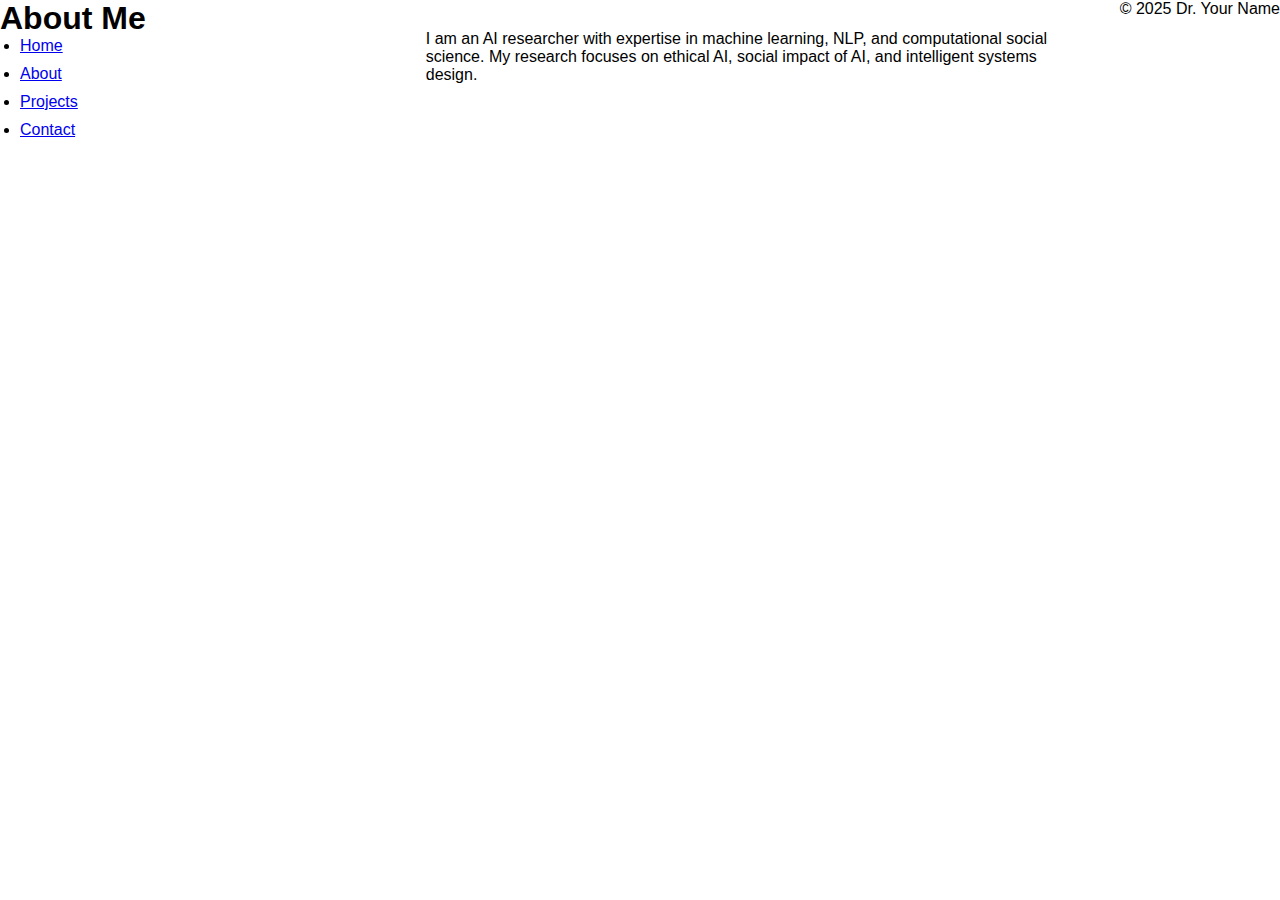
<file: pages/about.html>
<!DOCTYPE html>
<html lang="en">
<head>
  <meta charset="UTF-8">
  <title>About | AI Expert</title>
  <link rel="stylesheet" href="../assets/css/style.css">
</head>
<body>
  <header>
    <h1>About Me</h1>
    <nav>
      <ul>
        <li><a href="../index.html">Home</a></li>
        <li><a href="about.html">About</a></li>
        <li><a href="projects.html">Projects</a></li>
        <li><a href="contact.html">Contact</a></li>
      </ul>
    </nav>
  </header>

  <main>
    <p>I am an AI researcher with expertise in machine learning, NLP, and computational social science. My research focuses on ethical AI, social impact of AI, and intelligent systems design.</p>
  </main>

  <footer>
    <p>&copy; 2025 Dr. Your Name</p>
  </footer>
</body>
</html>
</file>
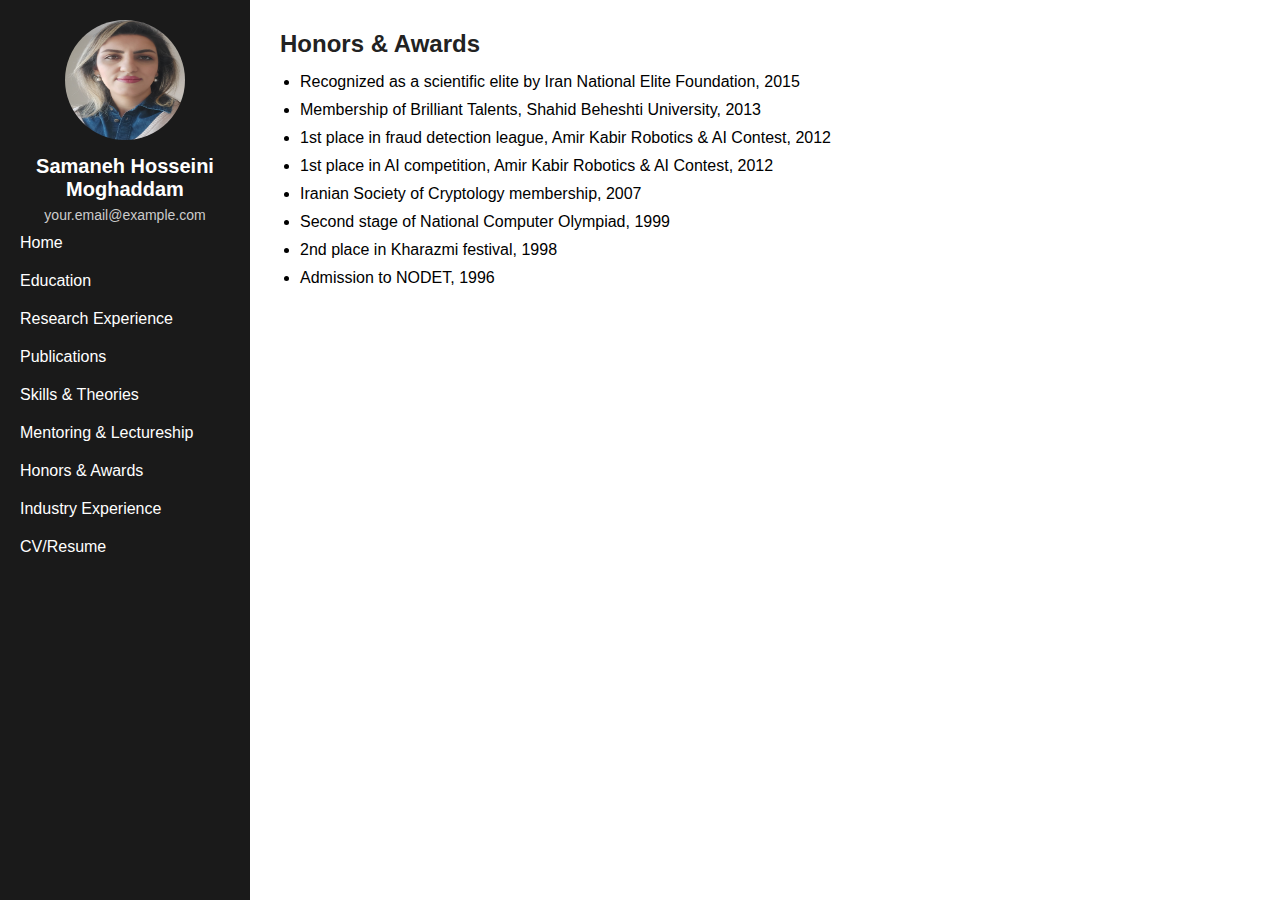
<file: pages/awards.html>
<!DOCTYPE html>
<html lang="en">
<head>
    <meta charset="UTF-8">
    <meta name="viewport" content="width=device-width, initial-scale=1.0">
    <title>Honors & Awards - Samaneh Hosseini Moghaddam</title>
    <link rel="stylesheet" href="../assets/css/style.css">
</head>
<body>
    <aside class="sidebar">
        <img src="../assets/images/profile.jpg" alt="Profile Picture" class="profile-pic">
        <h1>Samaneh Hosseini Moghaddam</h1>
        <p><a href="mailto:your.email@example.com">your.email@example.com</a></p>
        <nav>
            <a href="../index.html">Home</a>
            <a href="education.html">Education</a>
            <a href="research.html">Research Experience</a>
            <a href="publications.html">Publications</a>
            <a href="skills.html">Skills & Theories</a>
            <a href="mentoring.html">Mentoring & Lectureship</a>
            <a href="awards.html">Honors & Awards</a>
            <a href="industry.html">Industry Experience</a>
            <a href="../resume.pdf" target="_blank">CV/Resume</a>
        </nav>
    </aside>

    <main>
        <section>
            <h2>Honors & Awards</h2>
            <ul>
                <li>Recognized as a scientific elite by Iran National Elite Foundation, 2015</li>
                <li>Membership of Brilliant Talents, Shahid Beheshti University, 2013</li>
                <li>1st place in fraud detection league, Amir Kabir Robotics & AI Contest, 2012</li>
                <li>1st place in AI competition, Amir Kabir Robotics & AI Contest, 2012</li>
                <li>Iranian Society of Cryptology membership, 2007</li>
                <li>Second stage of National Computer Olympiad, 1999</li>
                <li>2nd place in Kharazmi festival, 1998</li>
                <li>Admission to NODET, 1996</li>
            </ul>
        </section>
    </main>

    <script src="../assets/js/script.js"></script>
</body>
</html>
</file>
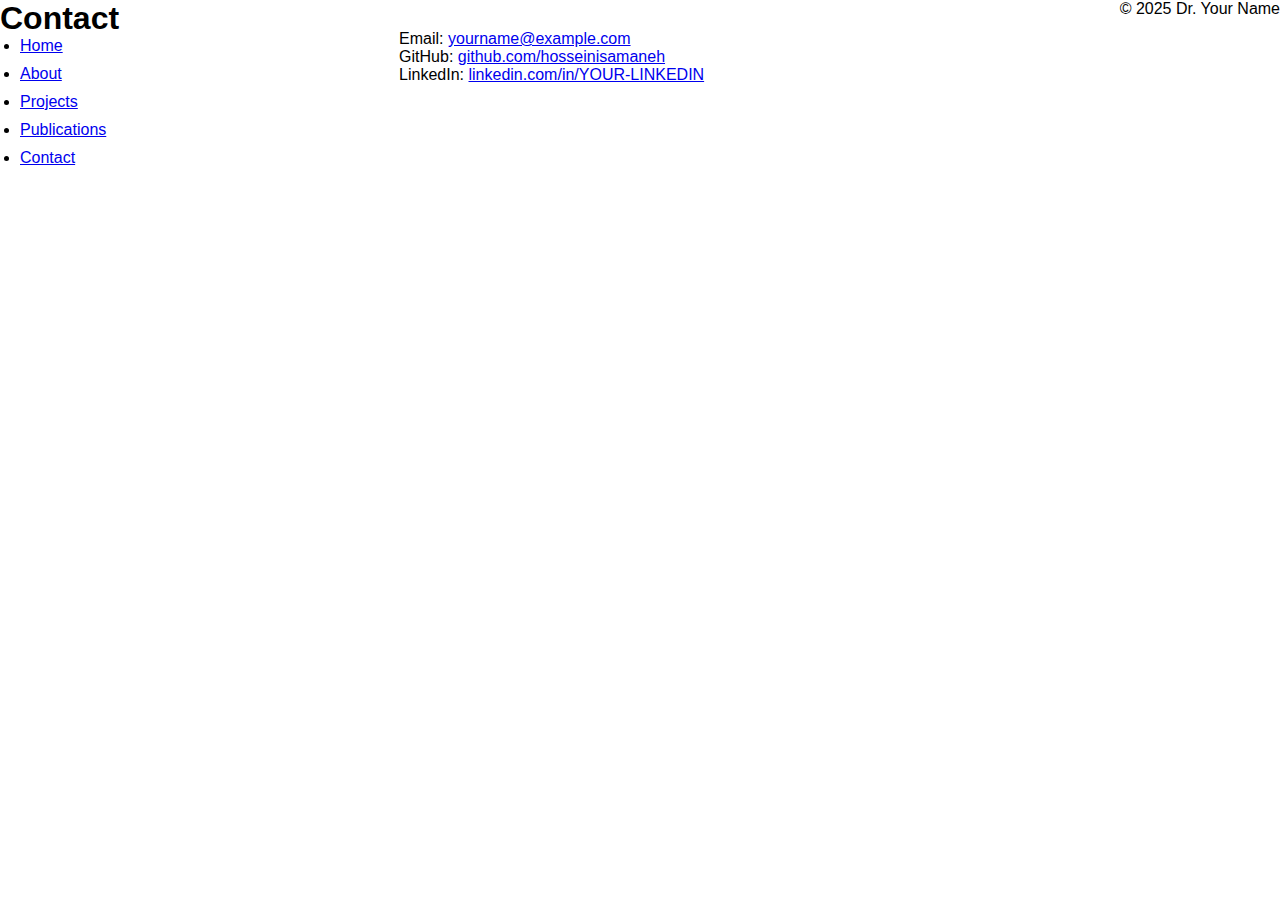
<file: pages/contact.html>
<!DOCTYPE html>
<html lang="en">
<head>
  <meta charset="UTF-8">
  <title>Contact | AI Expert</title>
  <link rel="stylesheet" href="../assets/css/style.css">
  <script src="../assets/js/script.js" defer></script>
</head>
<body>
  <header>
    <h1>Contact</h1>
    <nav>
      <ul>
        <li><a href="../index.html">Home</a></li>
        <li><a href="about.html">About</a></li>
        <li><a href="projects.html">Projects</a></li>
        <li><a href="publications.html">Publications</a></li>
        <li><a href="contact.html">Contact</a></li>
      </ul>
    </nav>
  </header>

  <main>
    <p>Email: <a href="mailto:yourname@example.com">yourname@example.com</a></p>
    <p>GitHub: <a href="https://github.com/hosseinisamaneh" target="_blank">github.com/hosseinisamaneh</a></p>
    <p>LinkedIn: <a href="https://linkedin.com/in/YOUR-LINKEDIN" target="_blank">linkedin.com/in/YOUR-LINKEDIN</a></p>
  </main>

  <footer>
    <p>&copy; 2025 Dr. Your Name</p>
  </footer>
</body>
</html>
</file>
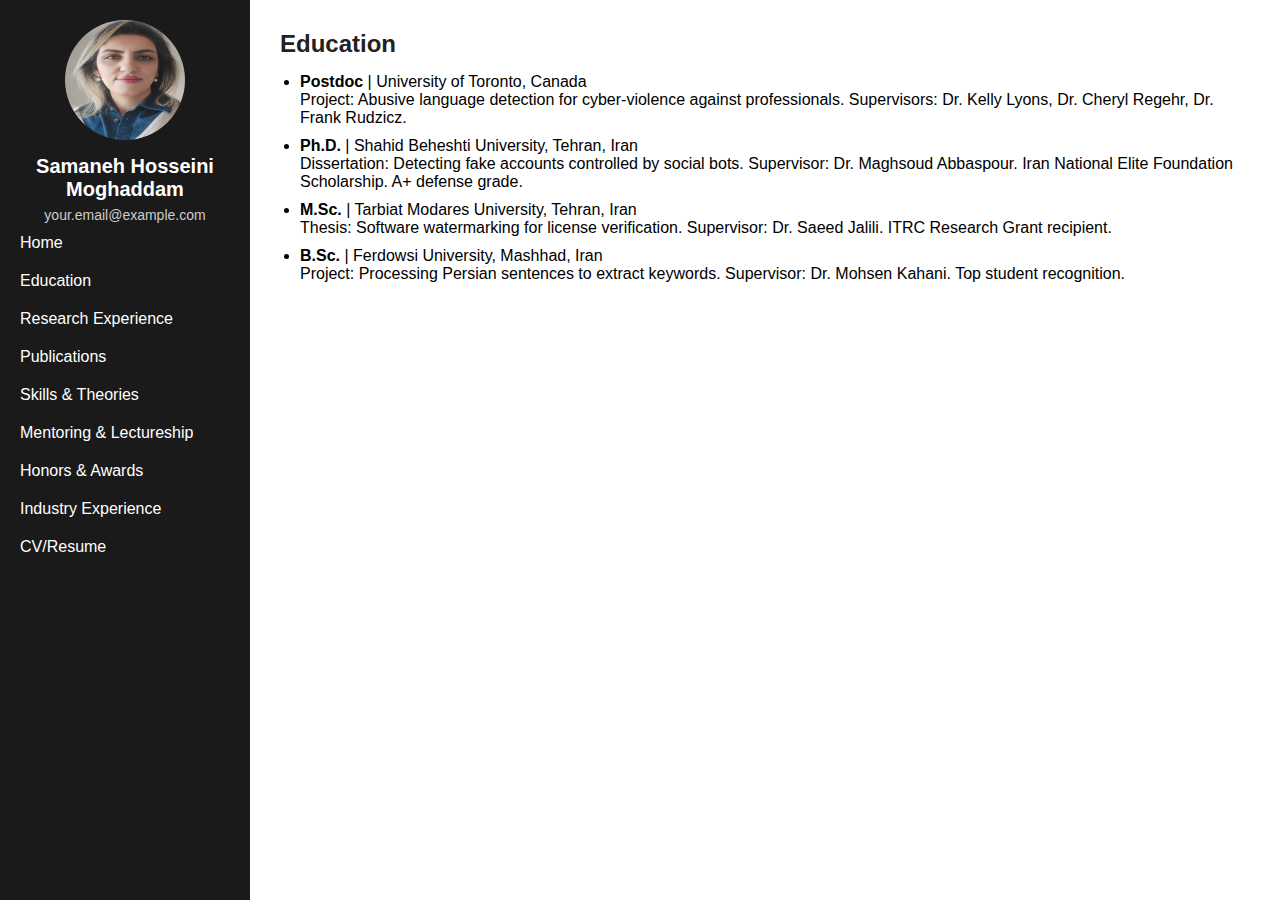
<file: pages/education.html>
<!DOCTYPE html>
<html lang="en">
<head>
    <meta charset="UTF-8">
    <meta name="viewport" content="width=device-width, initial-scale=1.0">
    <title>Education - Samaneh Hosseini Moghaddam</title>
    <link rel="stylesheet" href="../assets/css/style.css">
</head>
<body>
    <aside class="sidebar">
        <img src="../assets/images/profile.jpg" alt="Profile Picture" class="profile-pic">
        <h1>Samaneh Hosseini Moghaddam</h1>
        <p><a href="mailto:your.email@example.com">your.email@example.com</a></p>
        <nav>
            <a href="../index.html">Home</a>
            <a href="education.html">Education</a>
            <a href="research.html">Research Experience</a>
            <a href="publications.html">Publications</a>
            <a href="skills.html">Skills & Theories</a>
            <a href="mentoring.html">Mentoring & Lectureship</a>
            <a href="awards.html">Honors & Awards</a>
            <a href="industry.html">Industry Experience</a>
            <a href="../resume.pdf" target="_blank">CV/Resume</a>
        </nav>
    </aside>

    <main>
        <section>
            <h2>Education</h2>
            <ul>
                <li><strong>Postdoc</strong> | University of Toronto, Canada <br>Project: Abusive language detection for cyber-violence against professionals. Supervisors: Dr. Kelly Lyons, Dr. Cheryl Regehr, Dr. Frank Rudzicz.</li>
                <li><strong>Ph.D.</strong> | Shahid Beheshti University, Tehran, Iran <br>Dissertation: Detecting fake accounts controlled by social bots. Supervisor: Dr. Maghsoud Abbaspour. Iran National Elite Foundation Scholarship. A+ defense grade.</li>
                <li><strong>M.Sc.</strong> | Tarbiat Modares University, Tehran, Iran <br>Thesis: Software watermarking for license verification. Supervisor: Dr. Saeed Jalili. ITRC Research Grant recipient.</li>
                <li><strong>B.Sc.</strong> | Ferdowsi University, Mashhad, Iran <br>Project: Processing Persian sentences to extract keywords. Supervisor: Dr. Mohsen Kahani. Top student recognition.</li>
            </ul>
        </section>
    </main>

    <script src="../assets/js/script.js"></script>
</body>
</html>
</file>
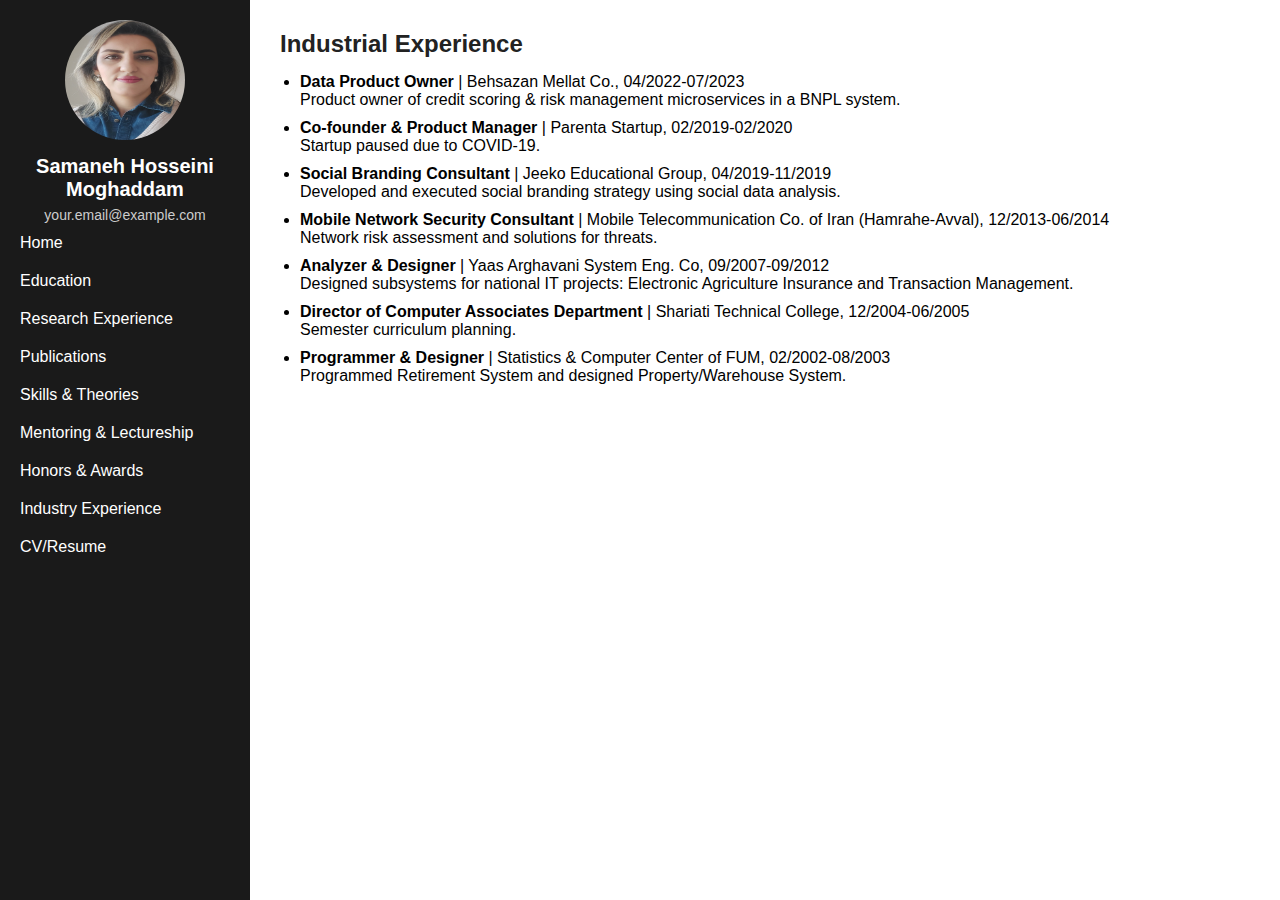
<file: pages/industry.html>
<!DOCTYPE html>
<html lang="en">
<head>
    <meta charset="UTF-8">
    <meta name="viewport" content="width=device-width, initial-scale=1.0">
    <title>Industry Experience - Samaneh Hosseini Moghaddam</title>
    <link rel="stylesheet" href="../assets/css/style.css">
</head>
<body>
    <aside class="sidebar">
        <img src="../assets/images/profile.jpg" alt="Profile Picture" class="profile-pic">
        <h1>Samaneh Hosseini Moghaddam</h1>
        <p><a href="mailto:your.email@example.com">your.email@example.com</a></p>
        <nav>
            <a href="../index.html">Home</a>
            <a href="education.html">Education</a>
            <a href="research.html">Research Experience</a>
            <a href="publications.html">Publications</a>
            <a href="skills.html">Skills & Theories</a>
            <a href="mentoring.html">Mentoring & Lectureship</a>
            <a href="awards.html">Honors & Awards</a>
            <a href="industry.html">Industry Experience</a>
            <a href="../resume.pdf" target="_blank">CV/Resume</a>
        </nav>
    </aside>

    <main>
        <section>
            <h2>Industrial Experience</h2>
            <ul>
                <li><strong>Data Product Owner</strong> | Behsazan Mellat Co., 04/2022-07/2023 <br>Product owner of credit scoring & risk management microservices in a BNPL system.</li>
                <li><strong>Co-founder & Product Manager</strong> | Parenta Startup, 02/2019-02/2020 <br>Startup paused due to COVID-19.</li>
                <li><strong>Social Branding Consultant</strong> | Jeeko Educational Group, 04/2019-11/2019 <br>Developed and executed social branding strategy using social data analysis.</li>
                <li><strong>Mobile Network Security Consultant</strong> | Mobile Telecommunication Co. of Iran (Hamrahe-Avval), 12/2013-06/2014 <br>Network risk assessment and solutions for threats.</li>
                <li><strong>Analyzer & Designer</strong> | Yaas Arghavani System Eng. Co, 09/2007-09/2012 <br>Designed subsystems for national IT projects: Electronic Agriculture Insurance and Transaction Management.</li>
                <li><strong>Director of Computer Associates Department</strong> | Shariati Technical College, 12/2004-06/2005 <br>Semester curriculum planning.</li>
                <li><strong>Programmer & Designer</strong> | Statistics & Computer Center of FUM, 02/2002-08/2003 <br>Programmed Retirement System and designed Property/Warehouse System.</li>
            </ul>
        </section>
    </main>

    <script src="../assets/js/script.js"></script>
</body>
</html>
</file>
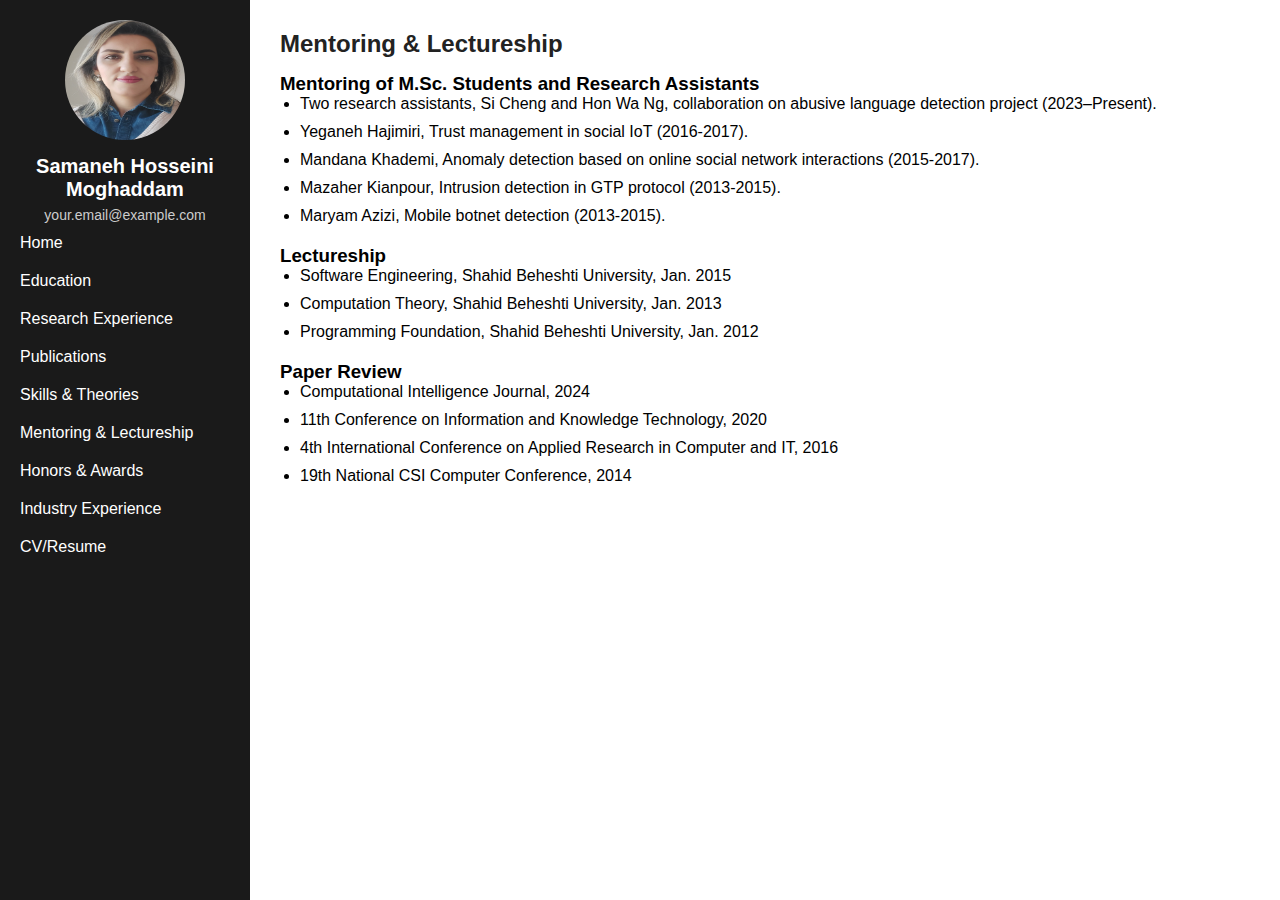
<file: pages/mentoring.html>
<!DOCTYPE html>
<html lang="en">
<head>
    <meta charset="UTF-8">
    <meta name="viewport" content="width=device-width, initial-scale=1.0">
    <title>Mentoring & Lectureship - Samaneh Hosseini Moghaddam</title>
    <link rel="stylesheet" href="../assets/css/style.css">
</head>
<body>
    <aside class="sidebar">
        <img src="../assets/images/profile.jpg" alt="Profile Picture" class="profile-pic">
        <h1>Samaneh Hosseini Moghaddam</h1>
        <p><a href="mailto:your.email@example.com">your.email@example.com</a></p>
        <nav>
            <a href="../index.html">Home</a>
            <a href="education.html">Education</a>
            <a href="research.html">Research Experience</a>
            <a href="publications.html">Publications</a>
            <a href="skills.html">Skills & Theories</a>
            <a href="mentoring.html">Mentoring & Lectureship</a>
            <a href="awards.html">Honors & Awards</a>
            <a href="industry.html">Industry Experience</a>
            <a href="../resume.pdf" target="_blank">CV/Resume</a>
        </nav>
    </aside>

    <main>
        <section>
            <h2>Mentoring & Lectureship</h2>

            <h3>Mentoring of M.Sc. Students and Research Assistants</h3>
            <ul>
                <li>Two research assistants, Si Cheng and Hon Wa Ng, collaboration on abusive language detection project (2023–Present).</li>
                <li>Yeganeh Hajimiri, Trust management in social IoT (2016-2017).</li>
                <li>Mandana Khademi, Anomaly detection based on online social network interactions (2015-2017).</li>
                <li>Mazaher Kianpour, Intrusion detection in GTP protocol (2013-2015).</li>
                <li>Maryam Azizi, Mobile botnet detection (2013-2015).</li>
            </ul>

            <h3>Lectureship</h3>
            <ul>
                <li>Software Engineering, Shahid Beheshti University, Jan. 2015</li>
                <li>Computation Theory, Shahid Beheshti University, Jan. 2013</li>
                <li>Programming Foundation, Shahid Beheshti University, Jan. 2012</li>
            </ul>

            <h3>Paper Review</h3>
            <ul>
                <li>Computational Intelligence Journal, 2024</li>
                <li>11th Conference on Information and Knowledge Technology, 2020</li>
                <li>4th International Conference on Applied Research in Computer and IT, 2016</li>
                <li>19th National CSI Computer Conference, 2014</li>
            </ul>
        </section>
    </main>

    <script src="../assets/js/script.js"></script>
</body>
</html>
</file>
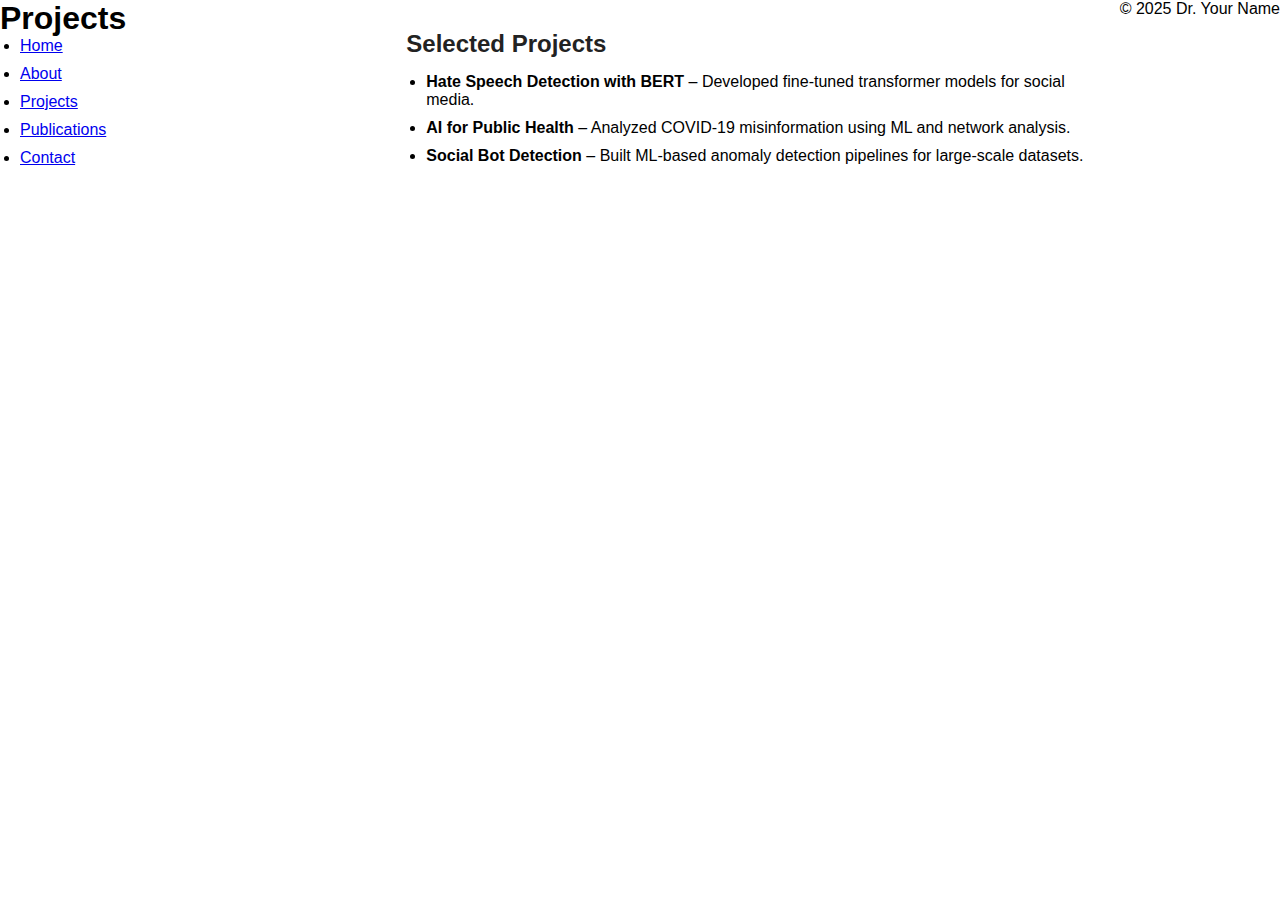
<file: pages/projects.html>
<!DOCTYPE html>
<html lang="en">
<head>
  <meta charset="UTF-8">
  <title>Projects | AI Expert</title>
  <link rel="stylesheet" href="../assets/css/style.css">
  <script src="../assets/js/script.js" defer></script>
</head>
<body>
  <header>
    <h1>Projects</h1>
    <nav>
      <ul>
        <li><a href="../index.html">Home</a></li>
        <li><a href="about.html">About</a></li>
        <li><a href="projects.html">Projects</a></li>
        <li><a href="publications.html">Publications</a></li>
        <li><a href="contact.html">Contact</a></li>
      </ul>
    </nav>
  </header>

  <main>
    <h2>Selected Projects</h2>
    <ul>
      <li><strong>Hate Speech Detection with BERT</strong> – Developed fine-tuned transformer models for social media.</li>
      <li><strong>AI for Public Health</strong> – Analyzed COVID-19 misinformation using ML and network analysis.</li>
      <li><strong>Social Bot Detection</strong> – Built ML-based anomaly detection pipelines for large-scale datasets.</li>
    </ul>
  </main>

  <footer>
    <p>&copy; 2025 Dr. Your Name</p>
  </footer>
</body>
</html>
</file>
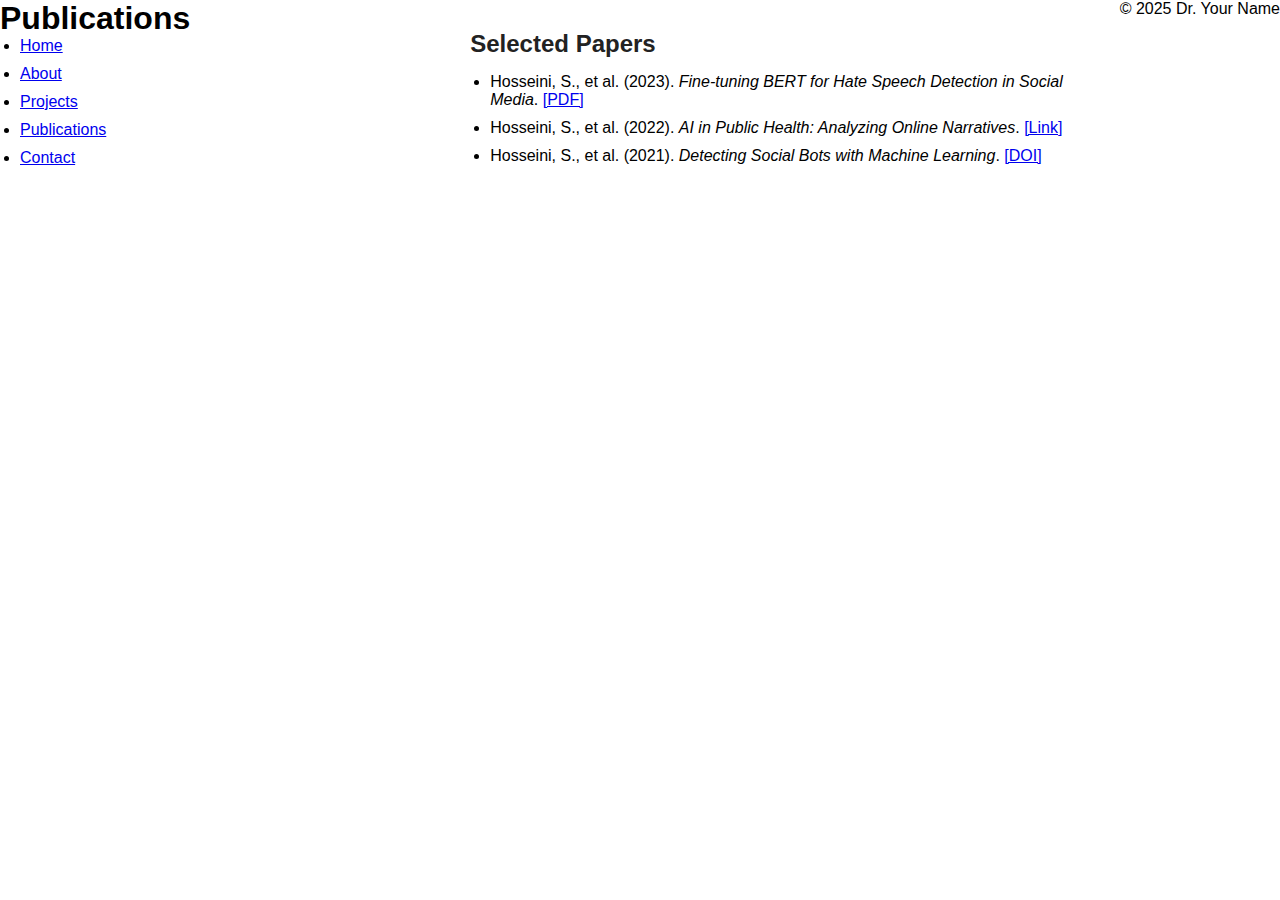
<file: pages/publications.html>
<!DOCTYPE html>
<html lang="en">
<head>
  <meta charset="UTF-8">
  <title>Publications | AI Expert</title>
  <link rel="stylesheet" href="../assets/css/style.css">
  <script src="../assets/js/script.js" defer></script>
</head>
<body>
  <header>
    <h1>Publications</h1>
    <nav>
      <ul>
        <li><a href="../index.html">Home</a></li>
        <li><a href="about.html">About</a></li>
        <li><a href="projects.html">Projects</a></li>
        <li><a href="publications.html">Publications</a></li>
        <li><a href="contact.html">Contact</a></li>
      </ul>
    </nav>
  </header>

  <main>
    <h2>Selected Papers</h2>
    <ul>
      <li>
        Hosseini, S., et al. (2023). <em>Fine-tuning BERT for Hate Speech Detection in Social Media</em>. 
        <a href="#">[PDF]</a>
      </li>
      <li>
        Hosseini, S., et al. (2022). <em>AI in Public Health: Analyzing Online Narratives</em>. 
        <a href="#">[Link]</a>
      </li>
      <li>
        Hosseini, S., et al. (2021). <em>Detecting Social Bots with Machine Learning</em>. 
        <a href="#">[DOI]</a>
      </li>
    </ul>
  </main>

  <footer>
    <p>&copy; 2025 Dr. Your Name</p>
  </footer>
</body>
</html>
</file>
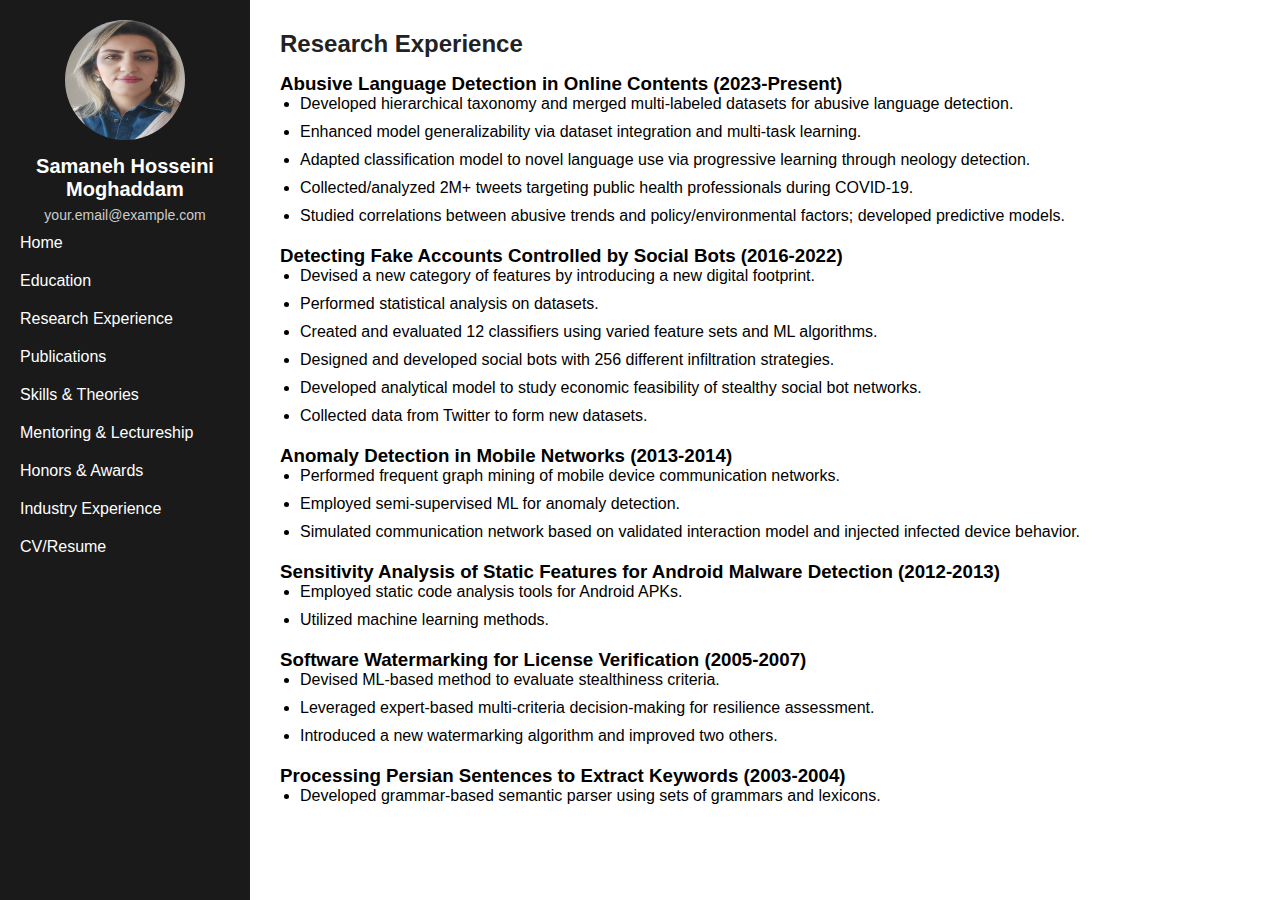
<file: pages/research.html>
<!DOCTYPE html>
<html lang="en">
<head>
    <meta charset="UTF-8">
    <meta name="viewport" content="width=device-width, initial-scale=1.0">
    <title>Research Experience - Samaneh Hosseini Moghaddam</title>
    <link rel="stylesheet" href="../assets/css/style.css">
</head>
<body>
    <aside class="sidebar">
        <img src="../assets/images/profile.jpg" alt="Profile Picture" class="profile-pic">
        <h1>Samaneh Hosseini Moghaddam</h1>
        <p><a href="mailto:your.email@example.com">your.email@example.com</a></p>
        <nav>
            <a href="../index.html">Home</a>
            <a href="education.html">Education</a>
            <a href="research.html">Research Experience</a>
            <a href="publications.html">Publications</a>
            <a href="skills.html">Skills & Theories</a>
            <a href="mentoring.html">Mentoring & Lectureship</a>
            <a href="awards.html">Honors & Awards</a>
            <a href="industry.html">Industry Experience</a>
            <a href="../resume.pdf" target="_blank">CV/Resume</a>
        </nav>
    </aside>

    <main>
        <section>
            <h2>Research Experience</h2>

            <h3>Abusive Language Detection in Online Contents (2023-Present)</h3>
            <ul>
                <li>Developed hierarchical taxonomy and merged multi-labeled datasets for abusive language detection.</li>
                <li>Enhanced model generalizability via dataset integration and multi-task learning.</li>
                <li>Adapted classification model to novel language use via progressive learning through neology detection.</li>
                <li>Collected/analyzed 2M+ tweets targeting public health professionals during COVID-19.</li>
                <li>Studied correlations between abusive trends and policy/environmental factors; developed predictive models.</li>
            </ul>

            <h3>Detecting Fake Accounts Controlled by Social Bots (2016-2022)</h3>
            <ul>
                <li>Devised a new category of features by introducing a new digital footprint.</li>
                <li>Performed statistical analysis on datasets.</li>
                <li>Created and evaluated 12 classifiers using varied feature sets and ML algorithms.</li>
                <li>Designed and developed social bots with 256 different infiltration strategies.</li>
                <li>Developed analytical model to study economic feasibility of stealthy social bot networks.</li>
                <li>Collected data from Twitter to form new datasets.</li>
            </ul>

            <h3>Anomaly Detection in Mobile Networks (2013-2014)</h3>
            <ul>
                <li>Performed frequent graph mining of mobile device communication networks.</li>
                <li>Employed semi-supervised ML for anomaly detection.</li>
                <li>Simulated communication network based on validated interaction model and injected infected device behavior.</li>
            </ul>

            <h3>Sensitivity Analysis of Static Features for Android Malware Detection (2012-2013)</h3>
            <ul>
                <li>Employed static code analysis tools for Android APKs.</li>
                <li>Utilized machine learning methods.</li>
            </ul>

            <h3>Software Watermarking for License Verification (2005-2007)</h3>
            <ul>
                <li>Devised ML-based method to evaluate stealthiness criteria.</li>
                <li>Leveraged expert-based multi-criteria decision-making for resilience assessment.</li>
                <li>Introduced a new watermarking algorithm and improved two others.</li>
            </ul>

            <h3>Processing Persian Sentences to Extract Keywords (2003-2004)</h3>
            <ul>
                <li>Developed grammar-based semantic parser using sets of grammars and lexicons.</li>
            </ul>
        </section>
    </main>

    <script src="../assets/js/script.js"></script>
</body>
</html>
</file>
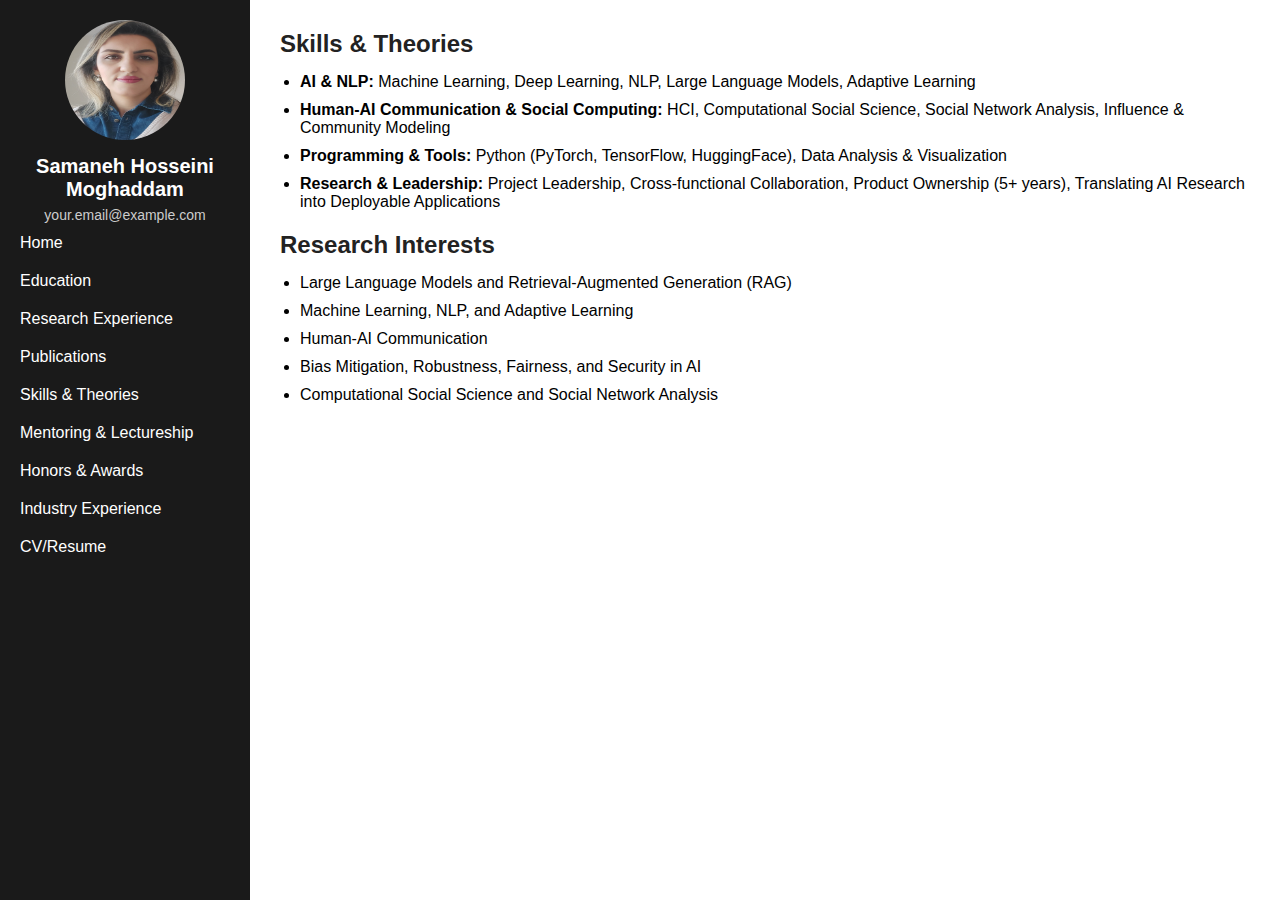
<file: pages/skills.html>
<!DOCTYPE html>
<html lang="en">
<head>
    <meta charset="UTF-8">
    <meta name="viewport" content="width=device-width, initial-scale=1.0">
    <title>Skills & Theories - Samaneh Hosseini Moghaddam</title>
    <link rel="stylesheet" href="../assets/css/style.css">
</head>
<body>
    <aside class="sidebar">
        <img src="../assets/images/profile.jpg" alt="Profile Picture" class="profile-pic">
        <h1>Samaneh Hosseini Moghaddam</h1>
        <p><a href="mailto:your.email@example.com">your.email@example.com</a></p>
        <nav>
            <a href="../index.html">Home</a>
            <a href="education.html">Education</a>
            <a href="research.html">Research Experience</a>
            <a href="publications.html">Publications</a>
            <a href="skills.html">Skills & Theories</a>
            <a href="mentoring.html">Mentoring & Lectureship</a>
            <a href="awards.html">Honors & Awards</a>
            <a href="industry.html">Industry Experience</a>
            <a href="../resume.pdf" target="_blank">CV/Resume</a>
        </nav>
    </aside>

    <main>
        <section>
            <h2>Skills & Theories</h2>
            <ul>
                <li><strong>AI & NLP:</strong> Machine Learning, Deep Learning, NLP, Large Language Models, Adaptive Learning</li>
                <li><strong>Human-AI Communication & Social Computing:</strong> HCI, Computational Social Science, Social Network Analysis, Influence & Community Modeling</li>
                <li><strong>Programming & Tools:</strong> Python (PyTorch, TensorFlow, HuggingFace), Data Analysis & Visualization</li>
                <li><strong>Research & Leadership:</strong> Project Leadership, Cross-functional Collaboration, Product Ownership (5+ years), Translating AI Research into Deployable Applications</li>
            </ul>

            <h2>Research Interests</h2>
            <ul>
                <li>Large Language Models and Retrieval-Augmented Generation (RAG)</li>
                <li>Machine Learning, NLP, and Adaptive Learning</li>
                <li>Human-AI Communication</li>
                <li>Bias Mitigation, Robustness, Fairness, and Security in AI</li>
                <li>Computational Social Science and Social Network Analysis</li>
            </ul>
        </section>
    </main>

    <script src="../assets/js/script.js"></script>
</body>
</html>
</file>
<file: assets/css/style.css>
/* General Reset */
* {
    margin: 0;
    padding: 0;
    box-sizing: border-box;
}

body {
    font-family: 'Open Sans', sans-serif;
    display: flex;
    min-height: 100vh;
}

/* Sidebar */
.sidebar {
    position: fixed;
    left: 0;
    top: 0;
    width: 250px;
    height: 100%;
    background-color: #1a1a1a;
    color: white;
    padding: 20px;
    display: flex;
    flex-direction: column;
    align-items: center;
}

.sidebar img.profile-pic {
    width: 120px;
    height: 120px;
    border-radius: 50%;
    margin-bottom: 15px;
}

.sidebar h1 {
    font-size: 20px;
    text-align: center;
    margin-bottom: 5px;
}

.sidebar p a {
    color: #ccc;
    font-size: 14px;
    text-decoration: none;
    margin-bottom: 20px;
}

.sidebar nav {
    display: flex;
    flex-direction: column;
    width: 100%;
}

.sidebar nav a {
    text-decoration: none;
    color: white;
    padding: 10px 0;
    font-size: 16px;
    transition: 0.3s;
}

.sidebar nav a:hover {
    background-color: #333;
    padding-left: 10px;
}

/* Main content */
main {
    margin-left: 250px;
    padding: 30px;
    flex: 1;
}

h2 {
    color: #222;
    margin-bottom: 15px;
}

ul {
    list-style-type: disc;
    padding-left: 20px;
    margin-bottom: 20px;
}

li {
    margin-bottom: 10px;
}

/* Responsive */
@media screen and (max-width: 768px) {
    body {
        flex-direction: column;
    }
    .sidebar {
        position: relative;
        width: 100%;
        height: auto;
        flex-direction: row;
        justify-content: space-around;
        align-items: center;
    }
    .sidebar img.profile-pic {
        width: 60px;
        height: 60px;
    }
    main {
        margin-left: 0;
        padding: 20px;
    }
}
</file>
